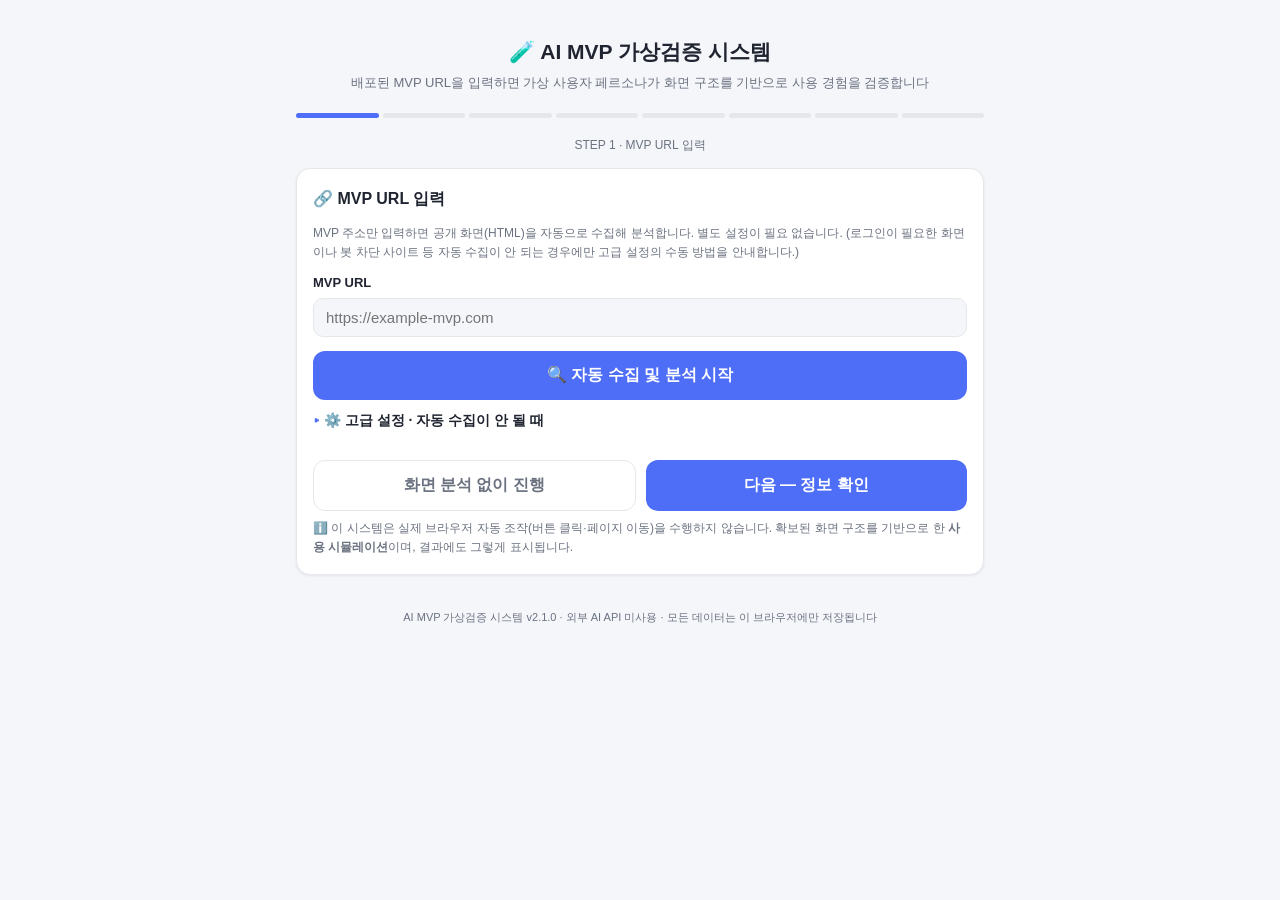
<file: mvp-validator/index.html>
<!DOCTYPE html>
<html lang="ko">
<head>
<meta charset="UTF-8">
<meta name="viewport" content="width=device-width, initial-scale=1.0, viewport-fit=cover">
<meta name="theme-color" content="#4f6ef7">
<title>AI MVP 가상검증 시스템</title>
<link rel="stylesheet" href="css/style.css?v=20260719b">
</head>
<body>
<div class="wrap">

  <header class="app-head">
    <h1>🧪 AI MVP 가상검증 시스템</h1>
    <p>배포된 MVP URL을 입력하면 가상 사용자 페르소나가 화면 구조를 기반으로 사용 경험을 검증합니다</p>
  </header>

  <div class="stepbar">
    <div class="seg"></div><div class="seg"></div><div class="seg"></div><div class="seg"></div>
    <div class="seg"></div><div class="seg"></div><div class="seg"></div><div class="seg"></div>
  </div>
  <div class="step-label" id="step-label">STEP 1 · MVP URL 입력</div>

  <!-- STEP 1: MVP URL 입력 -->
  <section class="screen" id="screen-url">
    <div class="card">
      <h2>🔗 MVP URL 입력</h2>
      <p class="hint" style="margin-bottom:12px">MVP 주소만 입력하면 공개 화면(HTML)을 자동으로 수집해 분석합니다. 별도 설정이 필요 없습니다. (로그인이 필요한 화면이나 봇 차단 사이트 등 자동 수집이 안 되는 경우에만 고급 설정의 수동 방법을 안내합니다.)</p>
      <div class="field"><label for="f-url">MVP URL</label>
        <input type="text" id="f-url" inputmode="url" placeholder="https://example-mvp.com"></div>
      <button class="btn" id="btn-fetch">🔍 자동 수집 및 분석 시작</button>

      <div class="url-status hidden" id="url-status"></div>

      <details class="section" id="advanced-zone">
        <summary>⚙️ 고급 설정 · 자동 수집이 안 될 때</summary>

        <div class="hidden" id="manual-zone">
          <h3>수동 방법 1 · 페이지 소스 붙여넣기</h3>
          <p class="hint">MVP 페이지에서 우클릭 → "페이지 소스 보기" → 전체 복사 → 아래에 붙여넣기. (React/Vue 등 SPA는 DevTools에서 렌더링된 HTML을 복사하면 더 정확합니다)</p>
          <textarea id="f-paste" style="min-height:100px" placeholder="&lt;!DOCTYPE html&gt;... 페이지 소스 전체를 붙여넣으세요"></textarea>
          <button class="btn" id="btn-paste-analyze">붙여넣은 HTML 분석</button>
          <h3>수동 방법 2 · 저장한 HTML 파일 업로드 (여러 페이지 가능)</h3>
          <p class="hint">브라우저에서 Ctrl+S로 "웹페이지(HTML만)" 저장 후 업로드. 로그인 뒤 화면도 로그인 상태에서 저장하면 분석할 수 있습니다.</p>
          <input type="file" id="f-files" accept=".html,.htm,.txt" multiple>
        </div>

        <div class="hidden" id="iframe-zone">
          <h3>참고 · 화면 미리보기 (표시 전용)</h3>
          <p class="hint" id="iframe-note-static">보안 정책상 미리보기 화면 내부를 시스템이 읽거나 조작할 수는 없습니다. 눈으로 확인하는 용도입니다. (사이트가 iframe을 차단하면 표시되지 않습니다)</p>
          <button class="btn ghost" id="btn-iframe-preview">🖥️ 미리보기 열기</button>
          <iframe id="preview-frame" class="hidden" sandbox="allow-scripts allow-same-origin" referrerpolicy="no-referrer" style="width:100%;height:360px;border:1px solid var(--line);border-radius:10px;margin-top:8px"></iframe>
          <p class="hint hidden" id="iframe-note">위 화면은 참고용 미리보기입니다 — 검증 엔진은 확보된 HTML 구조만 분석합니다.</p>
        </div>

        <details class="section" id="dev-proxy-zone" style="margin-top:6px">
          <summary>🛠️ 개발자 설정 · 프록시 (일반 사용자는 건드릴 필요 없음)</summary>
          <p class="hint">자동 수집용 프록시는 앱에 <b>기본 내장</b>되어 있어 일반 사용자는 설정이 필요 없습니다. 아래는 개발자가 기본 프록시를 임시로 다른 주소로 덮어쓸 때만 사용합니다. (배포 방법: 프로젝트의 <b>proxy/README.md</b>)</p>
          <div class="field"><input type="text" id="f-proxy" inputmode="url" placeholder="비워두면 기본 내장 프록시 사용"></div>
          <div class="btn-row">
            <button class="btn ghost" id="btn-proxy-save">오버라이드 저장</button>
            <button class="btn ghost" id="btn-proxy-reset">기본값으로 초기화</button>
          </div>
          <p class="hint" id="proxy-state"></p>
        </details>
      </details>

      <div class="btn-row">
        <button class="btn ghost" id="btn-skip-url">화면 분석 없이 진행</button>
        <button class="btn" id="btn-url-next">다음 — 정보 확인</button>
      </div>
      <p class="hint" style="margin-top:8px">ℹ️ 이 시스템은 실제 브라우저 자동 조작(버튼 클릭·페이지 이동)을 수행하지 않습니다. 확보된 화면 구조를 기반으로 한 <b>사용 시뮬레이션</b>이며, 결과에도 그렇게 표시됩니다.</p>
    </div>
  </section>

  <!-- STEP 2: MVP 정보 확인·보완 -->
  <section class="screen hidden" id="screen-1">
    <div class="card">
      <h2>📋 MVP 정보 확인·보완</h2>
      <p class="hint" style="margin-bottom:12px">화면 구조에서 자동 추출된 값이 미리 채워집니다(확보 시). 모든 항목은 선택 입력이며, 입력이 적을수록 <b>검증 신뢰도</b>가 낮아집니다.</p>

      <div class="field"><label for="f-name">MVP / 서비스 이름</label>
        <input type="text" id="f-name" placeholder="예: 우리동네 반찬구독"></div>
      <div class="field"><label for="f-tagline">한 줄 소개</label>
        <input type="text" id="f-tagline" placeholder="예: 1인 가구를 위한 주 2회 반찬 정기배송"></div>
      <div class="field"><label for="f-problem">해결하려는 문제</label>
        <textarea id="f-problem" placeholder="누가, 언제, 얼마나 자주 겪는 문제인지 구체적으로 적을수록 정확해집니다"></textarea></div>
      <div class="field"><label for="f-coreFeatures">핵심 기능 <span class="opt">(쉼표 또는 줄바꿈으로 구분)</span></label>
        <textarea id="f-coreFeatures" placeholder="예: 주간 식단 자동 추천, 정기배송 일정 관리, 알레르기 필터"></textarea></div>
      <div class="field"><label for="f-userFlow">사용 방법 / 사용자 흐름</label>
        <textarea id="f-userFlow" placeholder="예: 가입 → 취향 설문 → 주간 반찬 선택 → 배송 수령"></textarea></div>
      <div class="field"><label for="f-price">가격 또는 예상 가격</label>
        <input type="text" id="f-price" placeholder="예: 월 39,000원 / 무료 / 건당 5,000원"></div>
      <div class="field"><label for="f-competitors">경쟁 서비스 또는 현재 대안</label>
        <input type="text" id="f-competitors" placeholder="예: 마켓컬리, 동네 반찬가게, 직접 요리"></div>
      <div class="field"><label for="f-stage">현재 개발 단계</label>
        <select id="f-stage">
          <option value="">선택 안 함</option>
          <option value="idea">아이디어</option>
          <option value="prototype">프로토타입</option>
          <option value="mvp">MVP</option>
          <option value="beta">베타</option>
          <option value="prelaunch">출시 전</option>
        </select></div>
      <div class="field"><label for="f-keyQuestion">검증하고 싶은 핵심 질문</label>
        <input type="text" id="f-keyQuestion" placeholder="예: 사람들이 이 서비스에 월 4만 원을 낼까?"></div>
      <div class="field"><label for="f-extraNotes">추가 설명</label>
        <textarea id="f-extraNotes" placeholder="기타 참고할 내용"></textarea></div>

      <div class="btn-row">
        <button class="btn ghost" id="btn-to-url">이전</button>
        <button class="btn" id="btn-to-2">다음 — 타깃 고객 설정</button>
      </div>
    </div>
  </section>

  <!-- STEP 3: 타깃 고객 설정 -->
  <section class="screen hidden" id="screen-2">
    <div class="card">
      <h2>🎯 타깃 고객 설정</h2>
      <div class="field"><label for="f-targetUsers">주요 타깃 사용자</label>
        <textarea id="f-targetUsers" placeholder="예: 요리할 시간이 없는 20~30대 1인 가구 직장인"></textarea>
        <p class="hint">연령대·직업·상황을 적으면 페르소나 생성에 우선 반영됩니다.</p></div>
      <div class="field"><label>빠른 선택 <span class="opt">(복수 선택 가능)</span></label>
        <div class="chips" id="target-chips">
          <span class="chip" data-v="10대">10대</span>
          <span class="chip" data-v="20대">20대</span>
          <span class="chip" data-v="30대">30대</span>
          <span class="chip" data-v="40대">40대</span>
          <span class="chip" data-v="50대 이상">50대+</span>
          <span class="chip" data-v="대학생">대학생</span>
          <span class="chip" data-v="직장인">직장인</span>
          <span class="chip" data-v="주부">주부</span>
          <span class="chip" data-v="자영업자">자영업자</span>
          <span class="chip" data-v="프리랜서">프리랜서</span>
          <span class="chip" data-v="알바생">알바생</span>
          <span class="chip" data-v="시니어">시니어</span>
        </div></div>
      <div class="btn-row">
        <button class="btn ghost" id="btn-to-1">이전</button>
        <button class="btn" id="btn-to-3">다음 — 검증 인원 선택</button>
      </div>
    </div>
  </section>

  <!-- STEP 4: 인원 + 모드 선택 -->
  <section class="screen hidden" id="screen-3">
    <div class="card">
      <h2>👥 검증 인원 선택</h2>
      <div class="count-grid">
        <div class="count-card" data-n="1"><div class="num">1명</div><div class="desc">빠른 스팟 체크</div></div>
        <div class="count-card" data-n="3"><div class="num">3명</div><div class="desc">긍정·중립·회의</div></div>
        <div class="count-card on" data-n="5"><div class="num">5명</div><div class="desc">균형 검증 (권장)</div></div>
        <div class="count-card" data-n="10"><div class="num">10명</div><div class="desc">상세 검증</div></div>
        <div class="count-card" data-n="100"><div class="num">100명</div><div class="desc">통계 시뮬레이션</div></div>
      </div>
      <p class="hint" style="margin-top:8px">1~10명: 페르소나별 상세 사용자 여정 · 100명: 경량 페르소나 전체 통계 + 대표 8명 상세 여정</p>
    </div>

    <div class="card">
      <h2>⚙️ 실행 모드</h2>
      <div class="mode-box on" id="mode-standard">
        <div class="m-title">🧮 로컬 표준 검증 모드</div>
        <div class="m-desc">규칙 기반 페르소나 + 화면 구조 분석 + 여정 시뮬레이션 + 템플릿 자연어 의견. 모든 기기에서 즉시 실행됩니다.</div>
      </div>
      <div class="mode-box" id="mode-ai">
        <div class="m-title">🤖 AI 심층 검증 모드 <span class="opt" style="font-size:11px;color:var(--sub)">(WebGPU 필요)</span></div>
        <div class="m-desc">점수 계산은 동일하고, 대표 페르소나의 의견을 브라우저 내 로컬 AI가 자연어로 재작성합니다. 최초 1회 모델 다운로드(약 400~500MB)가 필요하며 외부 AI API는 사용하지 않습니다.</div>
      </div>
      <div class="btn-row">
        <button class="btn ghost" id="btn-back-2">이전</button>
        <button class="btn" id="btn-run">🚀 가상 검증 시작</button>
      </div>
    </div>
  </section>

  <!-- STEP 5~7: 진행률 -->
  <section class="screen hidden" id="screen-4">
    <div class="card progress-wrap">
      <div class="progress-emoji" id="progress-emoji">🧩</div>
      <div class="progress-text" id="progress-text">준비 중</div>
      <div class="progress-bar"><div class="progress-fill" id="progress-fill"></div></div>
      <div class="progress-pct" id="progress-pct">0%</div>
    </div>
  </section>

  <!-- 결과 분석 -->
  <section class="screen hidden" id="screen-6">
    <div class="card">
      <div style="text-align:center;margin-bottom:8px">
        <span class="mode-badge" id="analysis-badge">🧩 화면 구조 기반 사용 시뮬레이션</span>
        <span class="mode-badge" id="result-mode-badge">🧮 로컬 표준 검증 모드</span>
        <span class="mode-badge" id="result-n">가상 사용자 시뮬레이션</span>
      </div>
      <div class="disclaimer"><strong>⚠️ 안내</strong> — 본 결과는 <strong>가상 페르소나 기반 시뮬레이션</strong>이며 실제 사용자 조사 결과를 대체하지 않습니다. 이 시스템은 실제 브라우저 자동 조작을 수행하지 않으며, 확보된 화면 구조와 입력 정보를 기반으로 사용 경험을 <strong>추정</strong>합니다. MVP 초기 가설 설정과 실제 사용자 검증 전 사전 점검 목적으로 활용하세요.</div>
      <div class="conf-warn hidden" id="conf-warning"></div>
      <div class="overall-box">
        <div class="overall-num" id="overall-num">–</div>
        <div class="overall-sub">MVP 종합점수 (100점 만점)</div>
        <div><span class="verdict-pill" id="verdict-pill">–</span></div>
        <p class="hint" id="verdict-desc" style="margin-top:8px"></p>
      </div>
    </div>

    <div class="card" id="structure-card"></div>

    <div class="card">
      <h2>📊 항목별 평균 점수</h2>
      <div id="main-scores"></div>
      <div class="stat-grid" style="margin-top:12px" id="churn-conf"></div>
    </div>

    <div class="card hidden" id="journey-stats">
      <h2>🧭 사용 여정 통계 (구조 기반 추정)</h2>
      <div class="stat-grid" id="journey-grid"></div>
      <div style="margin-top:12px" id="journey-drop"></div>
    </div>

    <div class="card">
      <h2>🎭 반응 분포</h2>
      <div class="stat-grid" id="sentiment-grid"></div>
    </div>

    <div class="card hidden" id="bulk-stats">
      <h2>📈 100명 시뮬레이션 통계</h2>
      <div class="stat-grid" id="bulk-grid"></div>
      <div style="margin-top:12px" id="bulk-opinions"></div>
    </div>

    <div class="card">
      <h2>🧑‍🤝‍🧑 가상 사용자별 사용 경험</h2>
      <div id="persona-list"></div>
    </div>

    <div class="card">
      <h2>🗂️ 사용자 세그먼트 분석</h2>
      <div id="segment-list"></div>
    </div>

    <div class="btn-row">
      <button class="btn ghost" id="btn-reshuffle">🎲 다시 섞기</button>
      <button class="btn" id="btn-to-report">📝 검증 보고서 보기</button>
    </div>
  </section>

  <!-- STEP 8: 보고서 -->
  <section class="screen hidden" id="screen-7">
    <div class="card">
      <h2>📝 최종 MVP 개선 보고서</h2>
      <div class="disclaimer"><strong>⚠️ 안내</strong> — 본 보고서는 가상 페르소나 시뮬레이션 기반 자동 생성 문서입니다. 실제 사용자 조사 결과가 아니며, 실제 브라우저 조작 없이 화면 구조를 기반으로 추정한 내용입니다. 가설 점검 용도로만 활용하세요.</div>
      <div id="report-verdict"></div>
    </div>
    <div class="card">
      <div id="report-body"></div>
    </div>
    <div class="btn-row">
      <button class="btn ghost" id="btn-back-result">결과로 돌아가기</button>
      <button class="btn" id="btn-restart">새 MVP 검증하기</button>
    </div>
  </section>

  <footer class="app-foot">
    AI MVP 가상검증 시스템 v2.1.0 · 외부 AI API 미사용 · 모든 데이터는 이 브라우저에만 저장됩니다
  </footer>
</div>

<script src="js/seed.js?v=20260719a"></script>
<script src="js/mvp-parser.js?v=20260719d"></script>
<script src="js/url-fetcher.js?v=20260719c"></script>
<script src="js/structure-analyzer.js?v=20260719a"></script>
<script src="js/persona-engine.js?v=20260719b"></script>
<script src="js/eval-engine.js?v=20260719d"></script>
<script src="js/journey-engine.js?v=20260719b"></script>
<script src="js/opinion-engine.js?v=20260719b"></script>
<script src="js/stats-engine.js?v=20260719d"></script>
<script src="js/report-engine.js?v=20260719e"></script>
<script src="js/ai-engine.js?v=20260719a"></script>
<script src="js/app.js?v=20260719e"></script>
</body>
</html>
</file>
<file: mvp-validator/css/style.css>
/* mvp-validator/style.css — 독립 스타일 (머니냥 CSS 비의존, 모바일 우선) */
:root {
  --bg: #f5f6fa;
  --card: #ffffff;
  --text: #1f2430;
  --sub: #6b7280;
  --line: #e5e7eb;
  --accent: #4f6ef7;
  --accent-soft: #eef1fe;
  --good: #16a34a;
  --warn: #d97706;
  --bad: #dc2626;
  --radius: 14px;
  --shadow: 0 1px 3px rgba(16, 24, 40, .08);
}
@media (prefers-color-scheme: dark) {
  :root {
    --bg: #12141a;
    --card: #1c1f27;
    --text: #eef0f4;
    --sub: #9aa1ad;
    --line: #2b2f3a;
    --accent: #7b93ff;
    --accent-soft: #232a44;
    --shadow: 0 1px 3px rgba(0, 0, 0, .4);
  }
}

* { box-sizing: border-box; margin: 0; padding: 0; }
html { -webkit-text-size-adjust: 100%; }
body {
  font-family: 'Noto Sans KR', -apple-system, 'Segoe UI', Roboto, sans-serif;
  background: var(--bg); color: var(--text);
  line-height: 1.55; font-size: 15px;
  padding-bottom: 60px;
}
.wrap { max-width: 720px; margin: 0 auto; padding: 16px; }

/* 헤더 */
header.app-head { text-align: center; padding: 20px 16px 6px; }
header.app-head h1 { font-size: 21px; font-weight: 900; }
header.app-head p { color: var(--sub); font-size: 13px; margin-top: 4px; }

/* 스텝 인디케이터 */
.stepbar { display: flex; gap: 4px; margin: 14px 0 18px; }
.stepbar .seg { flex: 1; height: 5px; border-radius: 3px; background: var(--line); transition: background .3s; }
.stepbar .seg.on { background: var(--accent); }
.step-label { font-size: 12px; color: var(--sub); text-align: center; margin-bottom: 14px; }

/* 카드 */
.card {
  background: var(--card); border: 1px solid var(--line);
  border-radius: var(--radius); box-shadow: var(--shadow);
  padding: 18px 16px; margin-bottom: 14px;
}
.card h2 { font-size: 16px; font-weight: 700; margin-bottom: 12px; }
.card h3 { font-size: 14px; font-weight: 700; margin: 14px 0 6px; }
.hint { font-size: 12px; color: var(--sub); margin-top: 4px; }

/* 폼 */
.field { margin-bottom: 14px; }
.field label { display: block; font-size: 13px; font-weight: 700; margin-bottom: 5px; }
.field label .opt { color: var(--sub); font-weight: 400; font-size: 12px; }
input[type=text], textarea, select {
  width: 100%; padding: 10px 12px; font-size: 15px;
  border: 1px solid var(--line); border-radius: 10px;
  background: var(--bg); color: var(--text);
  font-family: inherit;
}
textarea { min-height: 64px; resize: vertical; }
input:focus, textarea:focus, select:focus { outline: 2px solid var(--accent); border-color: transparent; }

/* 칩 */
.chips { display: flex; flex-wrap: wrap; gap: 8px; margin-top: 6px; }
.chip {
  padding: 7px 14px; border-radius: 999px; font-size: 13px;
  border: 1px solid var(--line); background: var(--card); color: var(--text);
  cursor: pointer; user-select: none;
}
.chip.on { background: var(--accent); border-color: var(--accent); color: #fff; font-weight: 700; }

/* 버튼 */
.btn {
  display: block; width: 100%; padding: 14px; margin-top: 8px;
  font-size: 16px; font-weight: 700; font-family: inherit;
  border: none; border-radius: 12px; cursor: pointer;
  background: var(--accent); color: #fff;
}
.btn:active { opacity: .85; }
.btn.ghost { background: transparent; color: var(--sub); border: 1px solid var(--line); }
.btn:disabled { opacity: .45; cursor: default; }
.btn-row { display: flex; gap: 10px; }
.btn-row .btn { margin-top: 8px; }

/* 인원 선택 */
.count-grid { display: grid; grid-template-columns: repeat(3, 1fr); gap: 10px; }
.count-card {
  border: 2px solid var(--line); border-radius: 12px; padding: 14px 8px;
  text-align: center; cursor: pointer; background: var(--card);
}
.count-card.on { border-color: var(--accent); background: var(--accent-soft); }
.count-card .num { font-size: 22px; font-weight: 900; }
.count-card .desc { font-size: 11px; color: var(--sub); margin-top: 3px; }

/* 모드 선택 */
.mode-box { border: 2px solid var(--line); border-radius: 12px; padding: 13px; margin-bottom: 10px; cursor: pointer; }
.mode-box.on { border-color: var(--accent); background: var(--accent-soft); }
.mode-box .m-title { font-weight: 700; font-size: 14px; }
.mode-box .m-desc { font-size: 12px; color: var(--sub); margin-top: 3px; }
.mode-box.disabled { opacity: .5; cursor: default; }

/* 진행률 */
.progress-wrap { text-align: center; padding: 40px 10px; }
.progress-emoji { font-size: 44px; }
.progress-text { font-size: 15px; font-weight: 700; margin: 14px 0 10px; }
.progress-bar { height: 10px; border-radius: 5px; background: var(--line); overflow: hidden; }
.progress-fill { height: 100%; width: 0; background: var(--accent); border-radius: 5px; transition: width .35s; }
.progress-pct { font-size: 13px; color: var(--sub); margin-top: 8px; }

/* 모드 배지 & 면책 */
.mode-badge {
  display: inline-block; font-size: 12px; font-weight: 700;
  padding: 4px 12px; border-radius: 999px;
  background: var(--accent-soft); color: var(--accent);
}
.disclaimer {
  font-size: 12px; color: var(--sub); background: var(--accent-soft);
  border-radius: 10px; padding: 10px 12px; margin: 12px 0; line-height: 1.6;
}
.disclaimer strong { color: var(--text); }

/* 결과 - 종합 점수 */
.overall-box { text-align: center; padding: 8px 0 4px; }
.overall-num { font-size: 52px; font-weight: 900; line-height: 1.1; }
.overall-sub { font-size: 13px; color: var(--sub); }
.verdict-pill {
  display: inline-block; margin-top: 10px; padding: 8px 18px;
  border-radius: 999px; font-weight: 900; font-size: 15px;
}
.v-GO { background: #dcfce7; color: #15803d; }
.v-CONDITIONAL_GO { background: #fef9c3; color: #a16207; }
.v-PIVOT_CONSIDER { background: #ffedd5; color: #c2410c; }
.v-STOP_REDEFINE { background: #fee2e2; color: #b91c1c; }
@media (prefers-color-scheme: dark) {
  .v-GO { background: #14332008; color: #4ade80; background: rgba(34,197,94,.15); }
  .v-CONDITIONAL_GO { background: rgba(234,179,8,.15); color: #facc15; }
  .v-PIVOT_CONSIDER { background: rgba(249,115,22,.15); color: #fb923c; }
  .v-STOP_REDEFINE { background: rgba(239,68,68,.15); color: #f87171; }
}

/* 점수 막대 */
.score-row { display: flex; align-items: center; gap: 10px; margin-bottom: 9px; }
.score-row .s-label { flex: 0 0 108px; font-size: 12px; color: var(--sub); }
.score-row .s-bar { flex: 1; height: 8px; background: var(--line); border-radius: 4px; overflow: hidden; }
.score-row .s-fill { height: 100%; border-radius: 4px; }
.score-row .s-num { flex: 0 0 32px; text-align: right; font-size: 13px; font-weight: 700; font-variant-numeric: tabular-nums; }
.sf-good { background: var(--good); }
.sf-mid { background: var(--warn); }
.sf-bad { background: var(--bad); }

/* 통계 그리드 */
.stat-grid { display: grid; grid-template-columns: repeat(2, 1fr); gap: 10px; }
.stat-cell { background: var(--bg); border-radius: 10px; padding: 12px; text-align: center; }
.stat-cell .v { font-size: 20px; font-weight: 900; }
.stat-cell .k { font-size: 11px; color: var(--sub); margin-top: 2px; }

/* 페르소나 카드 */
.persona-card { border: 1px solid var(--line); border-radius: 12px; padding: 14px; margin-bottom: 12px; }
.persona-head { display: flex; align-items: center; gap: 10px; }
.persona-avatar {
  width: 42px; height: 42px; border-radius: 50%; flex: 0 0 42px;
  background: var(--accent-soft); display: flex; align-items: center; justify-content: center;
  font-size: 21px;
}
.persona-name { font-weight: 700; font-size: 14px; }
.persona-meta { font-size: 12px; color: var(--sub); }
.sentiment-tag { margin-left: auto; font-size: 11px; font-weight: 700; padding: 3px 10px; border-radius: 999px; }
.st-positive { background: rgba(22,163,74,.12); color: var(--good); }
.st-neutral { background: rgba(107,114,128,.14); color: var(--sub); }
.st-negative { background: rgba(220,38,38,.12); color: var(--bad); }
.st-skeptical { background: rgba(217,119,6,.12); color: var(--warn); }

.persona-body { margin-top: 10px; display: none; }
.persona-card.open .persona-body { display: block; }
.op-item { margin-bottom: 8px; }
.op-item .op-k { font-size: 11px; font-weight: 700; color: var(--accent); }
.op-item .op-v { font-size: 13px; }
.reason-list { margin-top: 8px; padding: 10px; background: var(--bg); border-radius: 8px; }
.reason-list li { font-size: 12px; color: var(--sub); margin-left: 16px; margin-bottom: 3px; }
.mini-scores { display: flex; flex-wrap: wrap; gap: 6px; margin-top: 10px; }
.mini-score { font-size: 11px; background: var(--bg); border-radius: 6px; padding: 3px 8px; color: var(--sub); }
.mini-score b { color: var(--text); }
.toggle-hint { font-size: 11px; color: var(--sub); text-align: center; margin-top: 8px; }

/* 세그먼트 */
.seg-block { margin-bottom: 12px; padding: 12px; background: var(--bg); border-radius: 10px; }
.seg-block .seg-title { font-weight: 700; font-size: 14px; }
.seg-block .seg-count { color: var(--accent); }
.seg-block .seg-why { font-size: 12px; color: var(--sub); margin-top: 4px; }
.seg-names { font-size: 12px; margin-top: 5px; }

/* 보고서 */
.report-item { margin-bottom: 14px; }
.report-item .r-k { font-size: 13px; font-weight: 900; color: var(--accent); margin-bottom: 3px; }
.report-item .r-v { font-size: 13.5px; }
.report-item ol, .report-item ul { margin-left: 18px; font-size: 13.5px; }
.report-item li { margin-bottom: 4px; }
.top5 li { margin-bottom: 8px; }
.top5 b { display: block; }
.top5 span { font-size: 12.5px; color: var(--sub); }

.conf-warn {
  font-size: 12.5px; padding: 10px 12px; border-radius: 10px; margin-bottom: 12px;
  background: rgba(217,119,6,.1); color: var(--warn); font-weight: 700;
}

/* 접기 섹션 */
details.section { margin-bottom: 10px; }
details.section summary {
  cursor: pointer; font-weight: 700; font-size: 14px;
  padding: 10px 0; list-style: none;
}
details.section summary::before { content: '▸ '; color: var(--accent); }
details.section[open] summary::before { content: '▾ '; }

footer.app-foot { text-align: center; font-size: 11px; color: var(--sub); padding: 20px 0; }
.hidden { display: none !important; }

/* ── URL 확보 화면 ── */
.url-status {
  margin-top: 12px; padding: 12px; border-radius: 10px; font-size: 13px;
  background: var(--bg); border: 1px solid var(--line); line-height: 1.6;
}
.url-status.ok { border-color: var(--good); background: rgba(22,163,74,.07); }
.url-status.warn { border-color: var(--warn); background: rgba(217,119,6,.07); }
#manual-zone h3, #iframe-zone h3 { font-size: 13.5px; margin-top: 16px; }
#f-files { margin-top: 6px; font-size: 13px; width: 100%; }

/* ── 구조 분석 카드 ── */
.struct-lines { margin-top: 12px; font-size: 13px; line-height: 1.9; }

/* ── 사용 여정 타임라인 ── */
.journey { margin-top: 12px; padding: 12px; background: var(--bg); border-radius: 10px; }
.journey .j-title { font-size: 12px; font-weight: 700; margin-bottom: 8px; color: var(--sub); }
.jstep { display: flex; gap: 8px; padding: 6px 0; border-left: 2px solid var(--line); padding-left: 10px; margin-left: 7px; }
.jstep .j-ic { flex: 0 0 auto; }
.jstep .j-label { font-size: 13px; font-weight: 700; }
.jstep .j-reason { font-size: 12px; color: var(--sub); }
.jstep-drop .j-label { color: var(--bad); }
.jstep-friction .j-label { color: var(--warn); }
.jstep-not_reached { opacity: .5; }
.j-drop { margin-top: 8px; font-size: 12.5px; font-weight: 700; color: var(--bad); }
.j-drop.ok { color: var(--good); }
</file>
